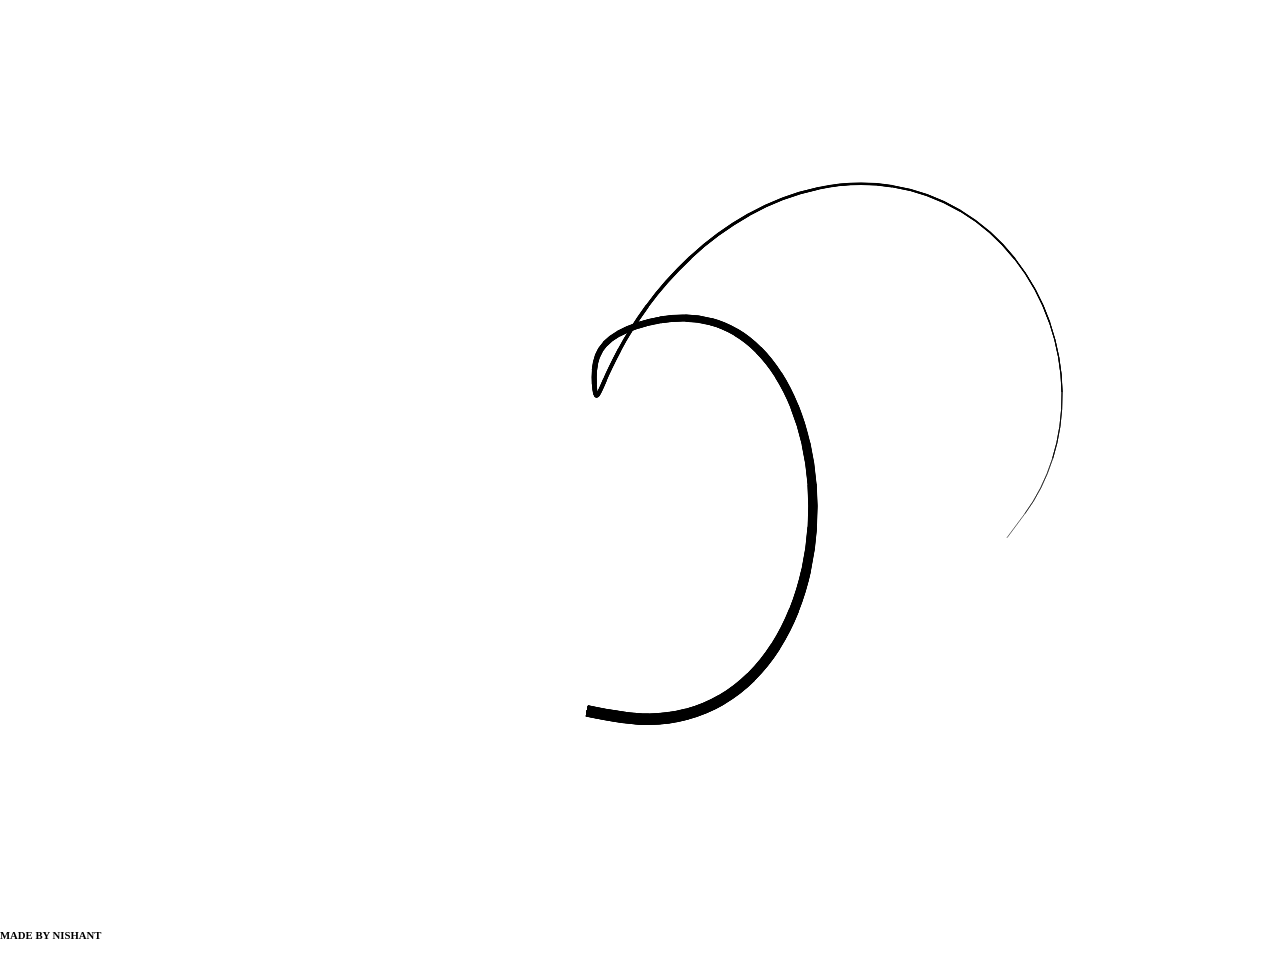
<file: finger animation.html>
<!DOCTYPE html>
<html lang="en" >
<head>
  <meta charset="UTF-8">
  <title>Nishant</title>
  <link rel="stylesheet">
<style>
    body, html {
    padding: 0;
    margin: 0;
}

</style>
</head>
<body>
<!-- partial:index.partial.html -->
<canvas></canvas>
<!-- partial -->
  <script>const canvas = document.querySelector("canvas");
const ctx = canvas.getContext('2d');

// for intro motion
let mouseMoved = false;

let mouse = {
    x: .5 * window.innerWidth,
    y: .5 * window.innerHeight,
    tX: 0,
    tY: 0
}
let params = {
    pointsNumber: 40,
    widthFactor: .3,
    mouseThreshold: .6,
    spring: .4,
    friction: .5
};

const touchTrail = new Array(params.pointsNumber);
for (let i = 0; i < params.pointsNumber; i++) {
    touchTrail[i] = {
        x: mouse.x,
        y: mouse.y,
        vx: 0,
        vy: 0,
    }
}

window.addEventListener("click", e => {
    updateMousePosition(e.pageX, e.pageY);
});
window.addEventListener("mousemove", e => {
    mouseMoved = true;
    updateMousePosition(e.pageX, e.pageY);
});
window.addEventListener("touchmove", e => {
    mouseMoved = true;
    updateMousePosition(e.targetTouches[0].pageX, e.targetTouches[0].pageY);
});

function updateMousePosition(eX, eY) {
    mouse.tX = eX;
    mouse.tY = eY;
}

setupCanvas();
updateBubbles(0);
window.addEventListener('resize', () => {
    setupCanvas();
});


function updateBubbles(t) {

    // for intro motion
    if (!mouseMoved) {
        mouse.tX = (.5 + .3 * Math.cos(.002 * t) * (Math.sin(.005 * t))) * window.innerWidth;
        mouse.tY = (.5 + .2 * (Math.cos(.005 * t)) + .1 * Math.cos(.01 * t)) * window.innerHeight;
    }

    ctx.clearRect(0, 0, canvas.width, canvas.height);
    ctx.beginPath();

    touchTrail.forEach((p, pIdx) => {
        if (pIdx === 0) {
            p.x = mouse.x;
            p.y = mouse.y;
            ctx.moveTo(p.x, p.y);
        } else {
            p.vx += (touchTrail[pIdx - 1].x - p.x) * params.spring;
            p.vy += (touchTrail[pIdx - 1].y - p.y) * params.spring;
            p.vx *= params.friction;
            p.vy *= params.friction;

            p.x += p.vx;
            p.y += p.vy;
        }
    });

    for (let i = 1; i < touchTrail.length - 1; i++) {
        const xc = .5 * (touchTrail[i].x + touchTrail[i + 1].x);
        const yc = .5 * (touchTrail[i].y + touchTrail[i + 1].y);
        ctx.quadraticCurveTo(touchTrail[i].x, touchTrail[i].y, xc, yc);
        ctx.lineWidth = params.widthFactor * (params.pointsNumber - i);
        ctx.stroke();
    }
    ctx.lineTo(touchTrail[touchTrail.length - 1].x, touchTrail[touchTrail.length - 1].y);
    ctx.stroke();

    mouse.x += (mouse.tX - mouse.x) * params.mouseThreshold;
    mouse.y += (mouse.tY - mouse.y) * params.mouseThreshold;

    window.requestAnimationFrame(updateBubbles);
}

function setupCanvas() {
    canvas.width = window.innerWidth;
    canvas.height = window.innerHeight;
}
</script>
<h6>MADE BY NISHANT </h6>

</body>
</html>
</file>
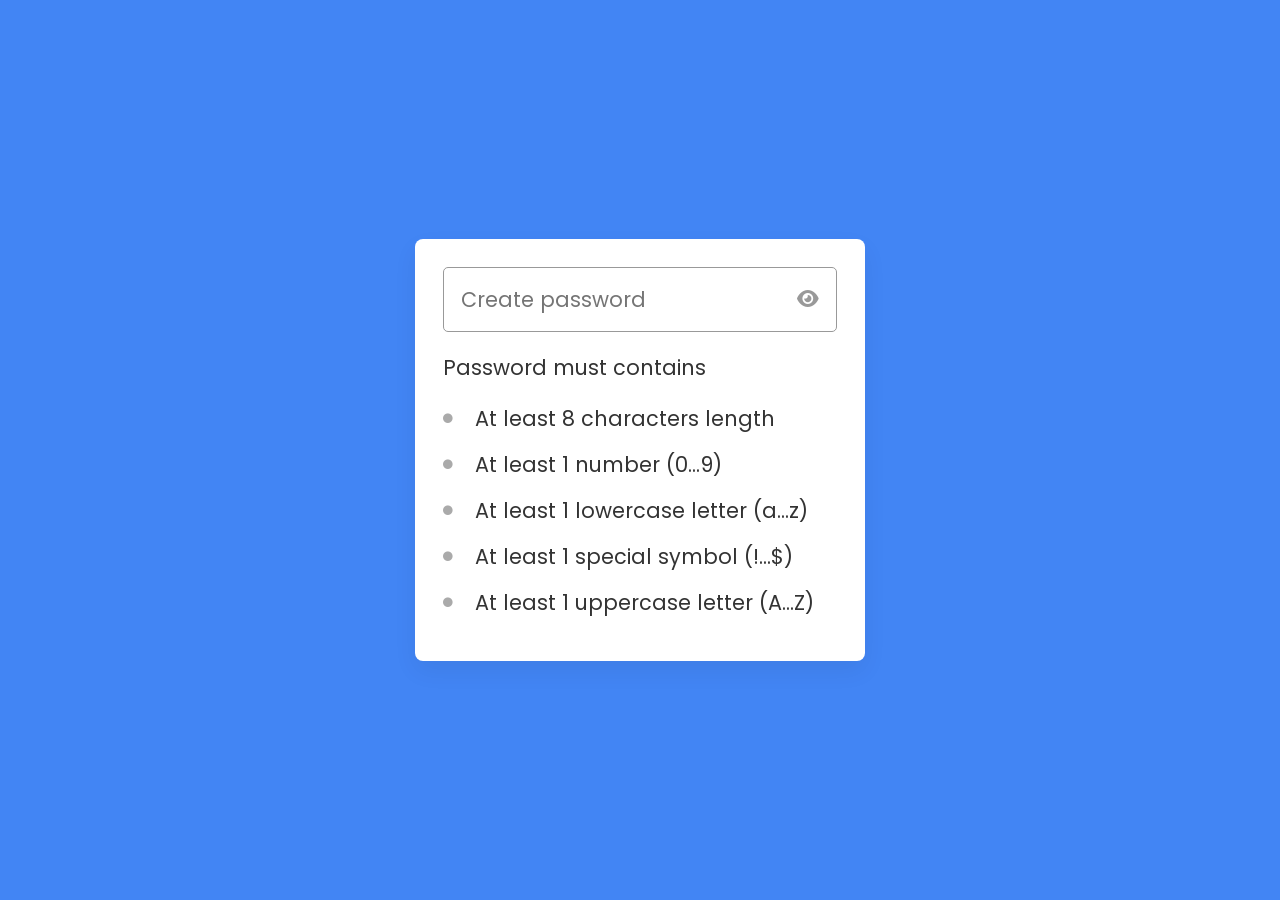
<file: password.html>
<!DOCTYPE html>
<!-- Coding By CodingNepal - youtube.com/codingnepal -->
<html lang="en" dir="ltr">
  <head>
    <meta charset="utf-8">
    <title>Nishant</title>
    <meta name="viewport" content="width=device-width, initial-scale=1.0">
    <!-- Fontawesome Link for Icons -->
    <link rel="stylesheet" href="https://cdnjs.cloudflare.com/ajax/libs/font-awesome/6.3.0/css/all.min.css">
<style>
    @import url('https://fonts.googleapis.com/css2?family=Poppins:wght@400;500;600&display=swap');
* {
  margin: 0;
  padding: 0;
  box-sizing: border-box;
  font-family: "Poppins", sans-serif;
}
body {
  display: flex;
  align-items: center;
  justify-content: center;
  min-height: 100vh;
  background: #4285F4;
}
.wrapper {
  width: 450px;
  overflow: hidden;
  padding: 28px;
  border-radius: 8px;
  background: #fff;
  box-shadow: 0 10px 25px rgba(0,0,0,0.06);
}
.wrapper .pass-field {
  height: 65px;
  width: 100%;
  position: relative;
}
.pass-field input {
  width: 100%;
  height: 100%;
  outline: none;
  padding: 0 17px;
  font-size: 1.3rem;
  border-radius: 5px;
  border: 1px solid #999;
}
.pass-field input:focus {
  padding: 0 16px;
  border: 2px solid #4285F4;
}
.pass-field i {
  right: 18px;
  top: 50%;
  font-size: 1.2rem;
  color: #999;
  cursor: pointer;
  position: absolute;
  transform: translateY(-50%);
}
.wrapper .content {
  margin: 20px 0 10px;
}
.content p {
  color: #333;
  font-size: 1.3rem;
}
.content .requirement-list {
  margin-top: 20px;
}
.requirement-list li {
  font-size: 1.3rem;
  list-style: none;
  display: flex;
  align-items: center;
  margin-bottom: 15px;
}
.requirement-list li i {
  width: 20px;
  color: #aaa;
  font-size: 0.6rem;
}
.requirement-list li.valid i {
  font-size: 1.2rem;
  color: #4285F4;
}
.requirement-list li span {
  margin-left: 12px;
  color: #333;
}
.requirement-list li.valid span {
  color: #999;
}

@media screen and (max-width: 500px) {
  body, .wrapper {
    padding: 15px;
  }
  .wrapper .pass-field {
    height: 55px;
  }
  .pass-field input, .content p  {
    font-size: 1.15rem;
  }
  .pass-field i, .requirement-list li {
    font-size: 1.1rem;
  }
  .requirement-list li span {
    margin-left: 7px;
  }
}

</style>
  </head>
  <body>
    <div class="wrapper">
      <div class="pass-field">
        <input type="password" placeholder="Create password">
        <i class="fa-solid fa-eye"></i>
      </div>
      <div class="content">
        <p>Password must contains</p>
        <ul class="requirement-list">
          <li>
            <i class="fa-solid fa-circle"></i>
            <span>At least 8 characters length</span>
          </li>
          <li>
            <i class="fa-solid fa-circle"></i>
            <span>At least 1 number (0...9)</span>
          </li>
          <li>
            <i class="fa-solid fa-circle"></i>
            <span>At least 1 lowercase letter (a...z)</span>
          </li>
          <li>
            <i class="fa-solid fa-circle"></i>
            <span>At least 1 special symbol (!...$)</span>
          </li>
          <li>
            <i class="fa-solid fa-circle"></i>
            <span>At least 1 uppercase letter (A...Z)</span>
          </li>
        </ul>
      </div>
    </div>
    <script>
        const passwordInput = document.querySelector(".pass-field input");
const eyeIcon = document.querySelector(".pass-field i");
const requirementList = document.querySelectorAll(".requirement-list li");

// An array of password requirements with corresponding 
// regular expressions and index of the requirement list item
const requirements = [
    { regex: /.{8,}/, index: 0 }, // Minimum of 8 characters
    { regex: /[0-9]/, index: 1 }, // At least one number
    { regex: /[a-z]/, index: 2 }, // At least one lowercase letter
    { regex: /[^A-Za-z0-9]/, index: 3 }, // At least one special character
    { regex: /[A-Z]/, index: 4 }, // At least one uppercase letter
]

passwordInput.addEventListener("keyup", (e) => {
    requirements.forEach(item => {
        // Check if the password matches the requirement regex
        const isValid = item.regex.test(e.target.value);
        const requirementItem = requirementList[item.index];

        // Updating class and icon of requirement item if requirement matched or not
        if (isValid) {
            requirementItem.classList.add("valid");
            requirementItem.firstElementChild.className = "fa-solid fa-check";
        } else {
            requirementItem.classList.remove("valid");
            requirementItem.firstElementChild.className = "fa-solid fa-circle";
        }
    });
});

eyeIcon.addEventListener("click", () => {
    // Toggle the password input type between "password" and "text"
    passwordInput.type = passwordInput.type === "password" ? "text" : "password";

    // Update the eye icon class based on the password input type
    eyeIcon.className = `fa-solid fa-eye${passwordInput.type === "password" ? "" : "-slash"}`;
});

    </script>

  </body>
</html>
</file>
